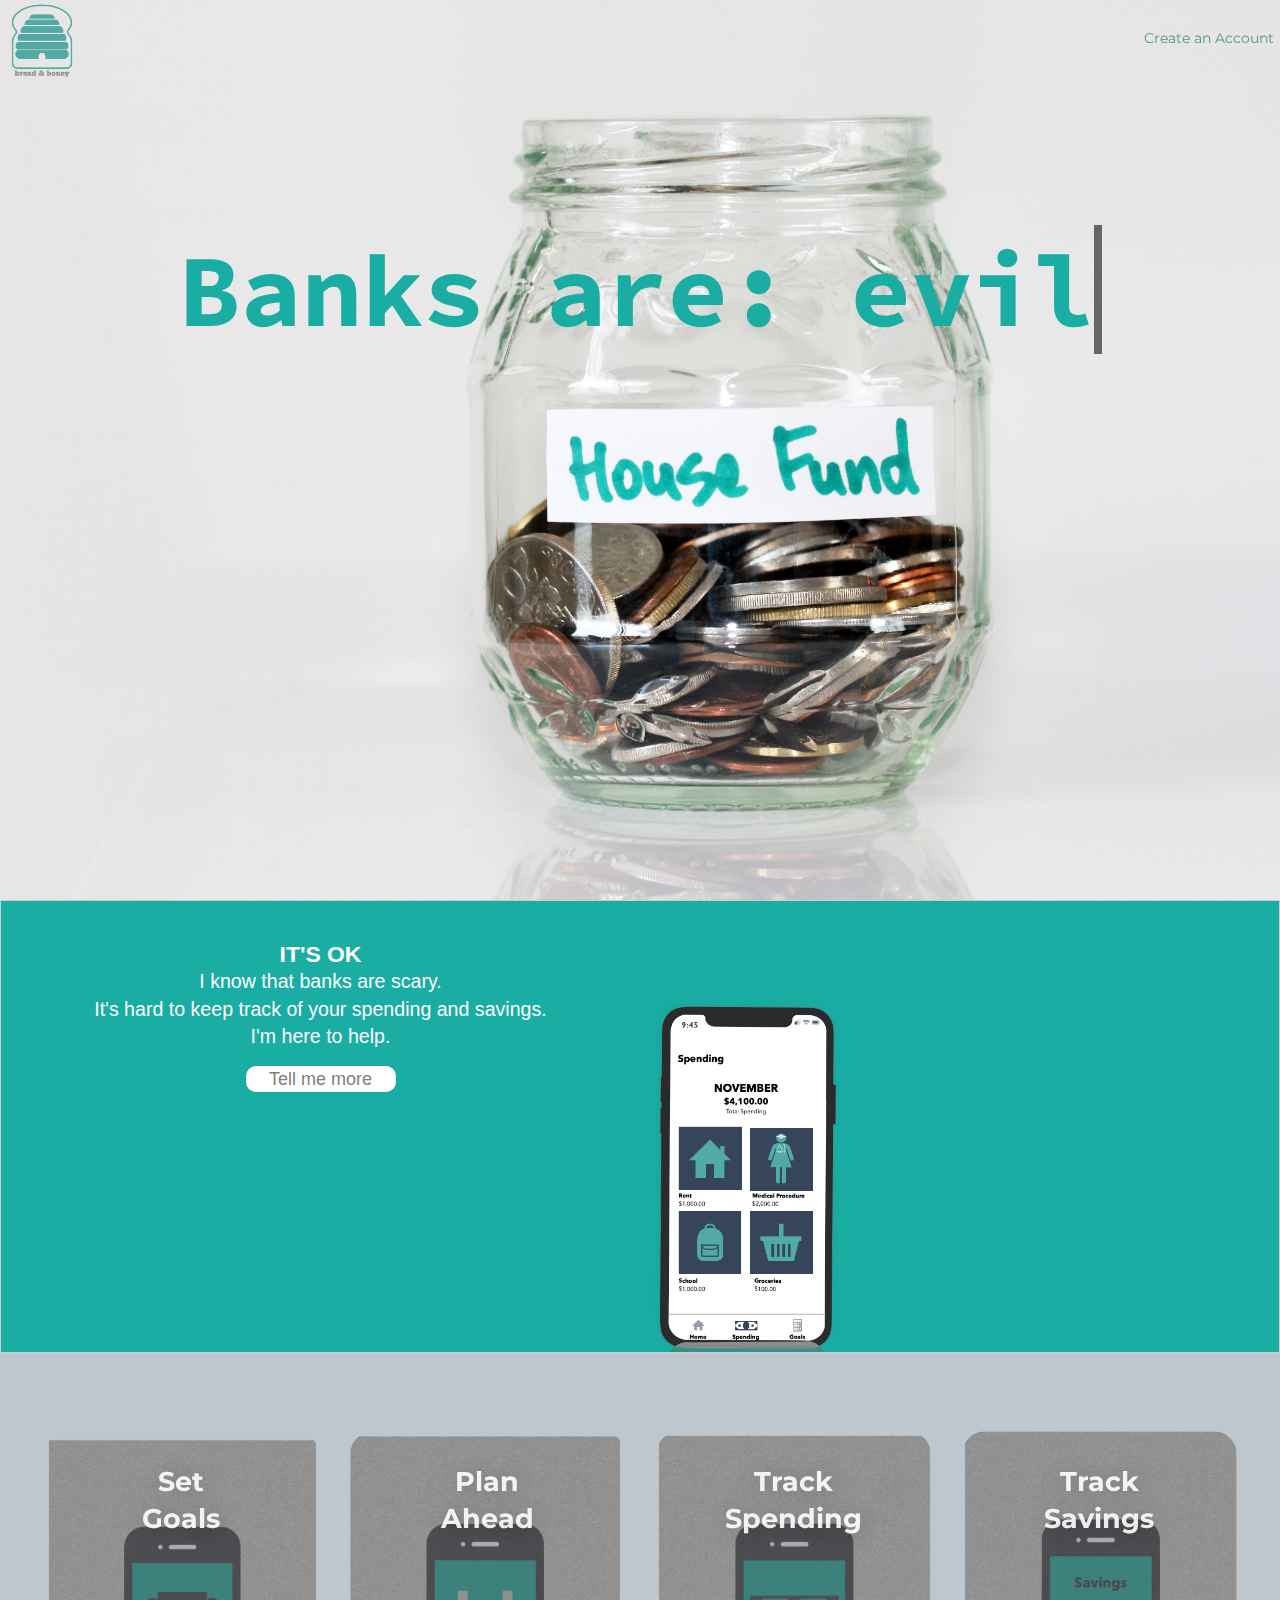
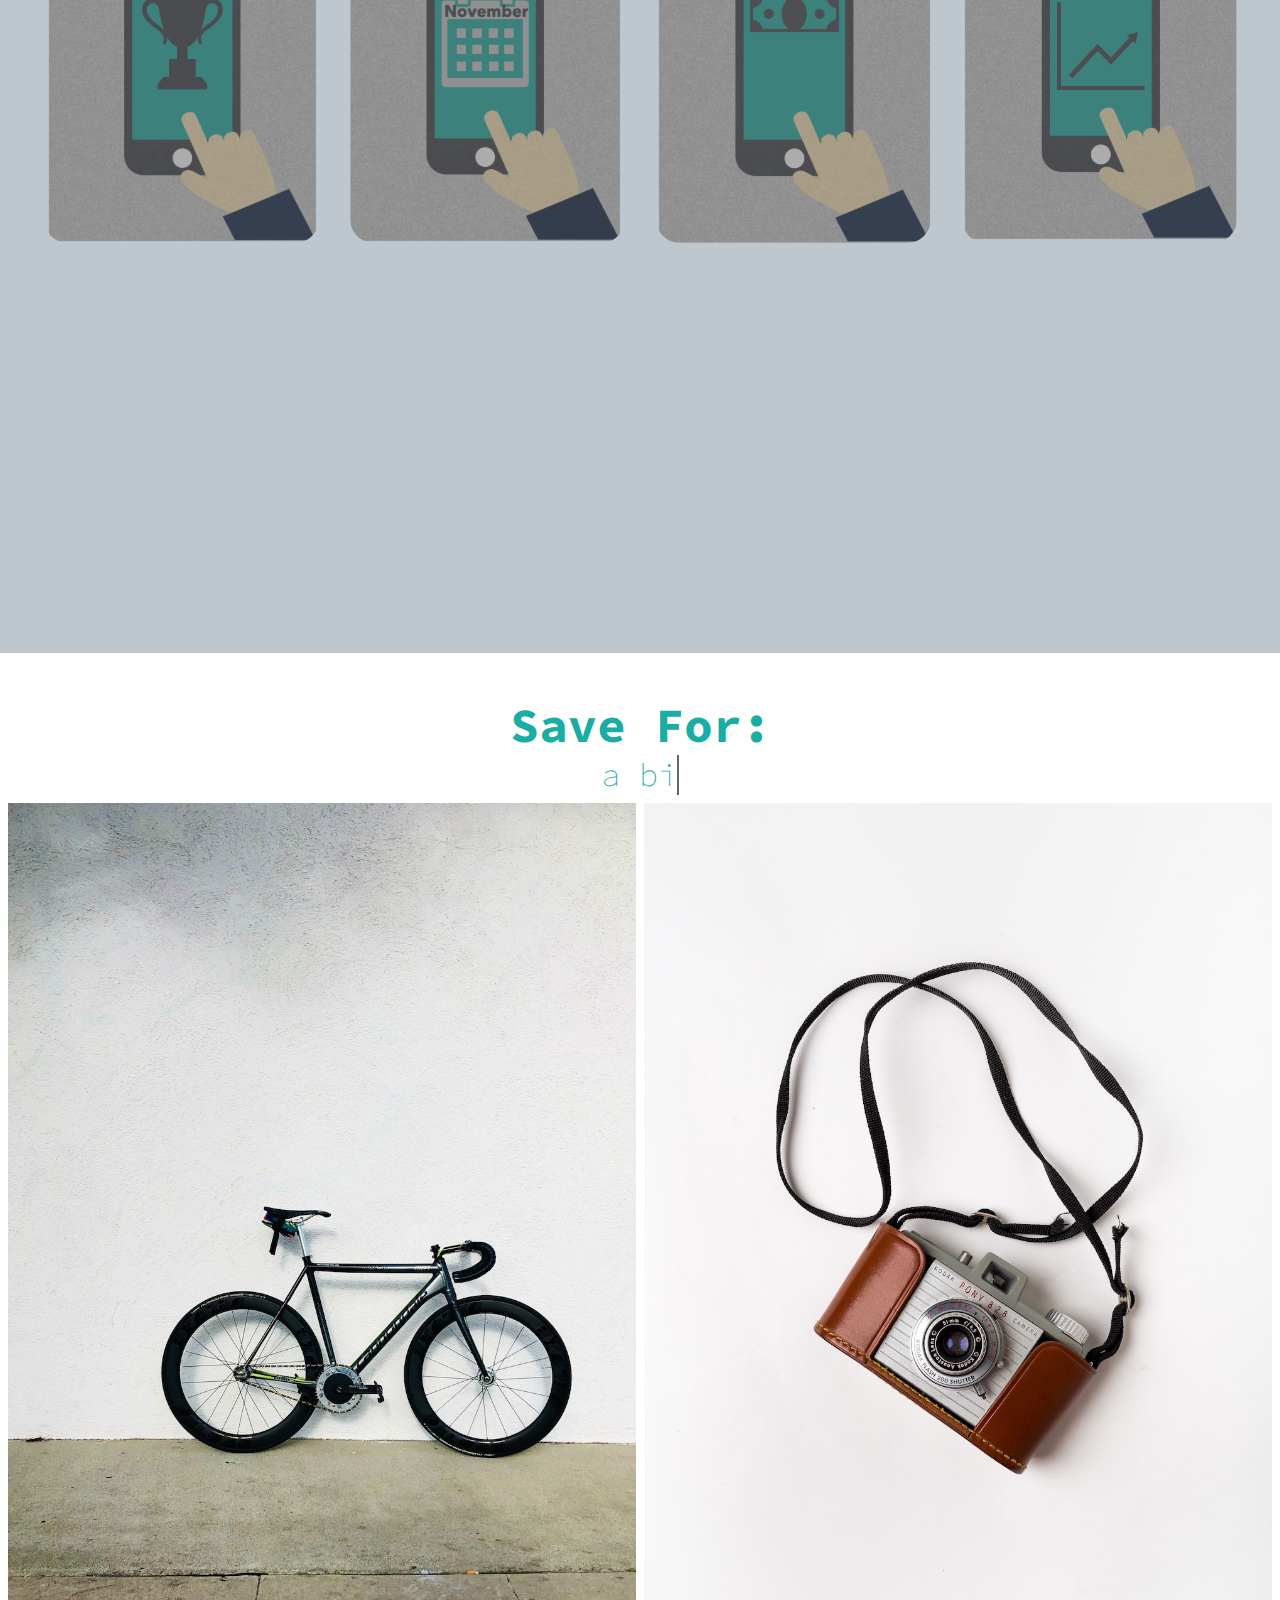
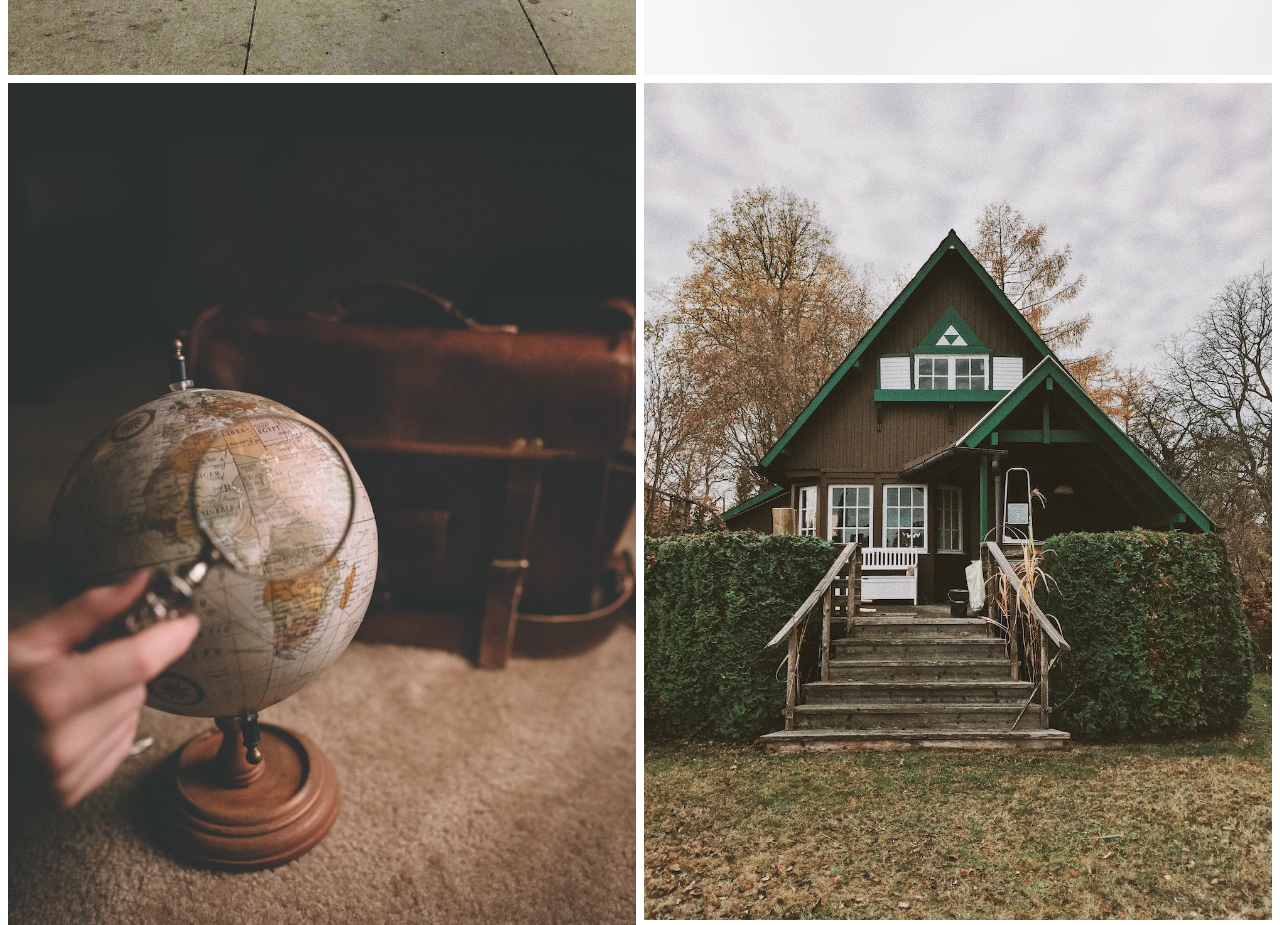
<file: index.html>
<link href="https://fonts.googleapis.com/css?family=Montserrat:100,400,700" rel="stylesheet">
<link href="https://fonts.googleapis.com/css2?family=Source+Sans+Pro:wght@600&display=swap" rel="stylesheet">
<link href="https://fonts.googleapis.com/css2?family=Source+Code+Pro:wght@600&display=swap" rel="stylesheet">
<link href="https://fonts.googleapis.com/css?family=Raleway:200,100,400" rel="stylesheet" content="text/css" />
<link href="https://fonts.googleapis.com/css2?family=Comic+Neue:wght@300;400;700&display=swap" rel="stylesheet">
<!DOCTYPE html>
<html lang="en">
<head>
    <meta charset="UTF-8">
    <meta name="viewport" content="width=device-width, initial-scale=1.0">
    <meta http-equiv="X-UA-Compatible" content="ie=edge">
    <title>Document</title>
    <link rel="stylesheet" href="styles.css">
    
   
</head>
<body>
  <nav>
    <div class="top-nav">
    <a href= "index.html" ><img src="breadhoney.svg"></a>
    <a href="#" class="btn">Create an Account</a>
</div>
</nav>
    <header>
        <div class='hero'>
            <div class="header-content">
                <h1>Banks are:
                    <span
                    class="txt-rotate"
                    data-period="2000"
                    data-rotate='[ "evil.", "scary.", "awful.", "thieves.", "terrible." ]'></span>
                </h1>

            </div>
        </div>
    </header>
    <section class="flex-grid">
      <div class="flex-cell" id="left">
        <h3>IT'S OK</h3> 
        <p>I know that banks are scary.<br>
          It's hard to keep track of your spending and savings. <br>
          I'm here to help.</p>
        <a href="tellmemore.html"><input class="button-center" name="Search" type="button" value="Tell me more" /></a>
      </div>
        <div class="flex-cell" id="center">
          <img src="blanksavingsphone.svg" />
        </div>
    </section>

    <section class="hero-section">
      <div class="card-grid">
        <a class="card" href="#">
          <div class="card__background" style="background-image: url(goals.svg)"></div>
          <div class="card__content">
            <p class="card__category"></p>
            <h3 class="card__heading">Set Goals</h3>
          </div>
        </a>
        <a class="card" href="#">
          <div class="card__background" style="background-image: url(calendarphone.svg)"></div>
          <div class="card__content">
            <p class="card__category"></p>
            <h3 class="card__heading">Plan Ahead</h3>
          </div>
        </a>
        <a class="card" href="#">
          <div class="card__background" style="background-image: url(spending.svg)"></div>
          <div class="card__content">
            <p class="card__category"></p>
            <h3 class="card__heading">Track Spending</h3>
          </div>
        </li>
        <a class="card" href="#">
          <div class="card__background" style="background-image: url(phonesavings.svg)"></div>
          <div class="card__content">
            <p class="card__category"></p>
            <h3 class="card__heading">Track Savings</h3>
          </div>
        </a>
      <div>
    </section>
</div>



<div class="row">
  <span id="header-content2">
    <h2>Save For:</h2>
    <span
    class="txt-rotate" data-period="2000"
    data-rotate='[ "a bike.", "a camera.", "a trip.", 
    "a house."]'></span>
  </span>
</div>


<div class="outer">
  <div class="row">
    <div class="column">
      <img src="alonso-talbert-s6DiDMLK0jk-unsplash.jpg"> 
    </div>
    <div class="column">
      <img src="andrew-draper-lFnMKEZT4zk-unsplash.jpg">
    </div>
    <div class="column">
      <img src="clay-banks-b5S4FrJb7yQ-unsplash.jpg">
    </div>
    <div class="column">
      <img src="patrick-reichboth-xmQBaCtgUP4-unsplash.jpg">
    </div>
  </div>
</div>






</div>
<script src="script.js"></script>
</body>
</html>
</file>
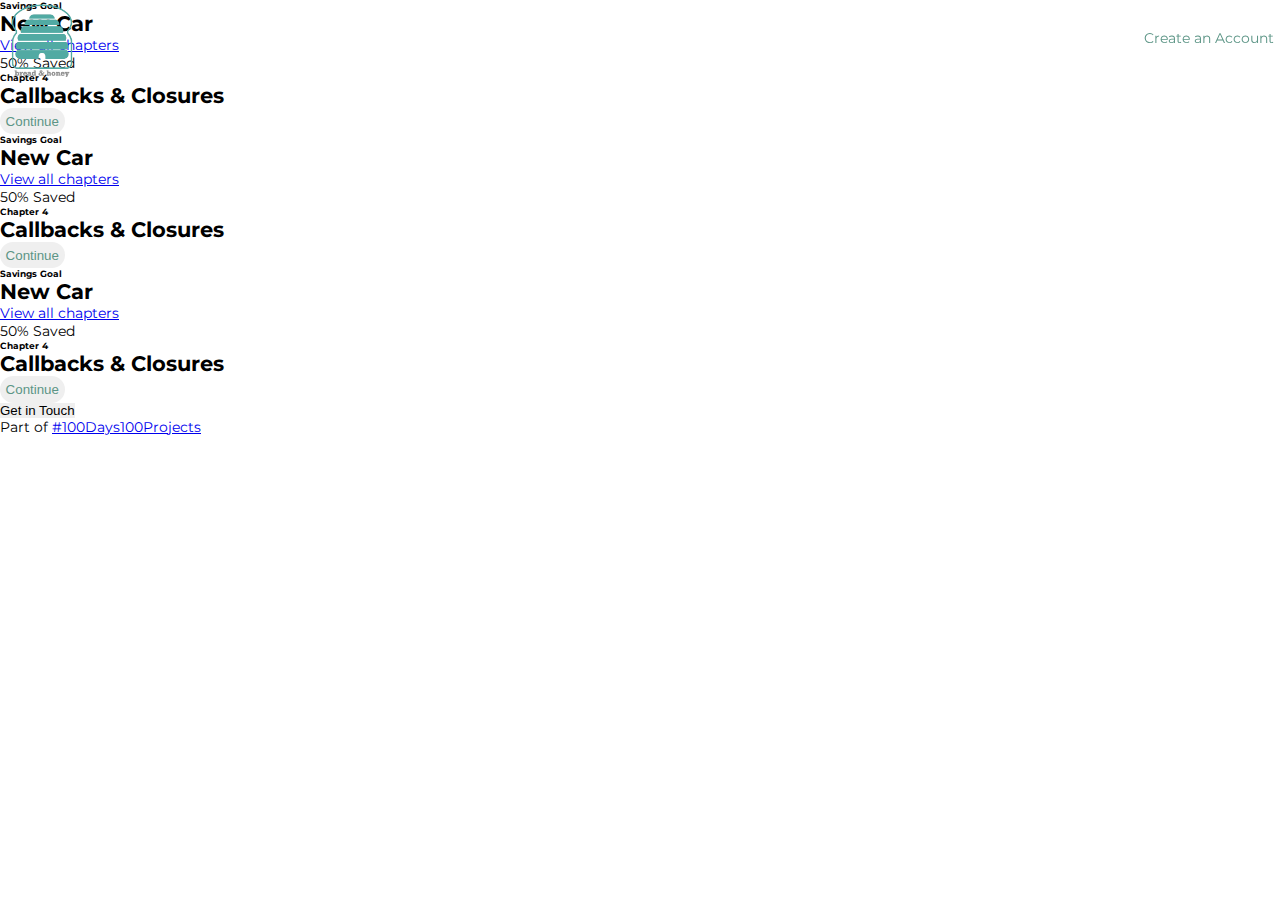
<file: tellmemore.html>
<link href="https://fonts.googleapis.com/css?family=Montserrat:100,400,700" rel="stylesheet">
<link href="https://fonts.googleapis.com/css2?family=Source+Sans+Pro:wght@600&display=swap" rel="stylesheet">
<link href="https://fonts.googleapis.com/css2?family=Source+Code+Pro:wght@600&display=swap" rel="stylesheet">
<link href="https://fonts.googleapis.com/css?family=Raleway:200,100,400" rel="stylesheet" content="text/css" />
<link href="https://fonts.googleapis.com/css2?family=Comic+Neue:wght@300;400;700&display=swap" rel="stylesheet">
<!DOCTYPE html>
<html lang="en">
<head>
    <meta charset="UTF-8">
    <meta name="viewport" content="width=device-width, initial-scale=1.0">
    <meta http-equiv="X-UA-Compatible" content="ie=edge">
    <title>Document</title>
    <link rel="stylesheet" href="styles.css">
    
   
</head>
<body>
    <header>
        <div class="top-nav">
            <a href= "index.html" ><img src="breadhoney.svg"></a>
        <a href="#" class="btn">Create an Account</a>
        </div>

        <div class="courses-container">
            <div class="course">
                <div class="course-preview">
                    <h6>Savings Goal</h6>
                    <h2>New Car</h2>
                    <a href="#">View all chapters <i class="fas fa-chevron-right"></i></a>
                </div>
                <div class="course-info">
                    <div class="progress-container">
                        <div class="progress"></div>
                        <span class="progress-text">
                            50% Saved
                        </span>
                    </div>
                    <h6>Chapter 4</h6>
                    <h2>Callbacks & Closures</h2>
                    <button class="btn">Continue</button>
                </div>
            </div>
        </div>
        <div class="courses-container">
            <div class="course">
                <div class="course-preview">
                    <h6>Savings Goal</h6>
                    <h2>New Car</h2>
                    <a href="#">View all chapters <i class="fas fa-chevron-right"></i></a>
                </div>
                <div class="course-info">
                    <div class="progress-container">
                        <div class="progress"></div>
                        <span class="progress-text">
                            50% Saved
                        </span>
                    </div>
                    <h6>Chapter 4</h6>
                    <h2>Callbacks & Closures</h2>
                    <button class="btn">Continue</button>
                </div>
            </div>
        </div>
        <div class="courses-container">
            <div class="course">
                <div class="course-preview">
                    <h6>Savings Goal</h6>
                    <h2>New Car</h2>
                    <a href="#">View all chapters <i class="fas fa-chevron-right"></i></a>
                </div>
                <div class="course-info">
                    <div class="progress-container">
                        <div class="progress"></div>
                        <span class="progress-text">
                            50% Saved
                        </span>
                    </div>
                    <h6>Chapter 4</h6>
                    <h2>Callbacks & Closures</h2>
                    <button class="btn">Continue</button>
                </div>
            </div>
        </div>
        
        
        <button class="floating-btn">
            Get in Touch
        </button>
        
        <div class="floating-text">
            Part of <a href="https://florin-pop.com/blog/2019/09/100-days-100-projects" target="_blank">#100Days100Projects</a>
        </div>
</body>
</html>
</file>
<file: styles.css>
/* CSS HEX 
--rich-black-fogra-39: #080807ff;
--light-sea-green: #1AADA3ff;
--raw-umber: #746347ff;
--platinum: #E6E5E4ff;
--light-sea-green-2: #1AADA3ff;
*/


.top-nav{
    position : fixed;
    display : flex;
    flex-direction : row;
    justify-content : space-between;
    align-items : center;
    width : 100%;
    top : 0;
    left : 0;
    color:#1AADA3ff;

}
 
.header-content {
        font-family: 'Source Code Pro', bold;
        font-size:4vw;
        color:#1AADA3ff;
        font-weight: 200;
        vertical-align: top;
        position: absolute; top: 25%;
        
}
.hero {
    width: 100vw;
    height: 100vh;
    display: flex;
    justify-content: center;
    align-items: center;
    text-align: center;
    background-image:url(housefund.jpg);
    background-size: cover;
    background-position: center center;
    background-repeat: no-repeat;
    background-attachment: fixed;
}

.flex-grid {
  display: flex;
  flex-direction: row;
  flex-wrap: wrap;
  border: 1px solid #ccc;
  margin: 0px auto;
  max-height: 700px;
  flex-shrink: 1;
  font-size:1.4rem;
}

.flex-cell {
  flex: 2;
  background-color: #1AADA3ff;
  line-height: 140%;
  
}

#left {
  color: #fff;
  text-align: center;
  padding: 40px 0px;
  font-family: Arial;
}






@media(min-width: 3vh){
    .button-center{
    color:gray;
    width: 150px;
    border: 1px;
    background-color:white;
    font-size: 18px;
    margin-top: 15px;
    padding: .2rem .2rem.2rem .2rem;
    border-radius: 10px 10px 10px;
    }
}




@media screen and (max-width: 768px) {
  #center {
    display: grid
  }
}

@media screen and (max-width: 412px) {
  .flex-grid {
    display: grid;
  }
}


@media(min-width: 3vh){
    .btn{
    display:flex;
    color: #5C9586ff;
    width:auto;
    text-decoration: none;
    border-radius : 1rem;
    padding : .4rem .4rem;
    }
}

/* code from: https://codepen.io/steveeeie/pen/NVWMEM */ 
.cards {
    display: flex;
    flex-wrap: wrap;
    justify-content: space-between;
 }
 
.card {
    flex: 1 0 500px;
    box-sizing: border-box;
    margin: 1rem .25em;
}
:root{
    --background-dark:#5C9586ff;
    --text-light: rgba(255,255,255,0.6);
    --text-lighter: rgba(255,255,255,0.9);
    --spacing-s: 8px;
    --spacing-m: 16px;
    --spacing-l: 24px;
    --spacing-xl: 32px;
    --spacing-xxl: 64px;
    --width-container: 1200px;
  }
  
  *{
    border: 0;
    margin: 0;
    padding: 0;
    box-sizing: border-box;
  }
  
  html{
    height: 100%;
    font-family: 'Montserrat', sans-serif;
    font-size: 14px;
  }
  
  body{
    height: 100%;
  }
  
  .hero-section{
    align-items: flex-start;
    background-image: linear-gradient(15deg, #BEC6CEff 0%, #BEC6CEff 150%);
    display: flex;
    min-height: 100%;
    justify-content: center;
    padding: var(--spacing-xxl) var(--spacing-l);
  }
  
  .card-grid{
    display: grid;
    grid-template-columns: repeat(1, 1fr);
    grid-column-gap: var(--spacing-l);
    grid-row-gap: var(--spacing-l);
    max-width: var(--width-container);
    width: 100%;
  }
  
  @media(min-width: 540px){
    .card-grid{
      grid-template-columns: repeat(2, 1fr); 
    }
  }
  
  @media(min-width: 960px){
    .card-grid{
      grid-template-columns: repeat(4, 1fr); 
    }
  }
  
  .card{
    list-style: none;
    position: relative;
  }
  
  .card:before{
    content: '';
    display: block;
    padding-bottom: 150%;
    width: 100%;
  }
  
  .card__background{
    background-size: cover;
    background-position: center;
    border-radius: var(--spacing-l);
    bottom: 0;
    filter: brightness(0.75) saturate(1.2) contrast(0.85);
    left: 0;
    position: absolute;
    right: 0;
    top: 0;
    transform-origin: center;
    transition: 
      filter 200ms linear,
      transform 200ms linear;
  }
  
  .card:hover .card__background{
    transform: scale(1.05) translateZ(0);
  }
  
  .card-grid:hover > .card:not(:hover) .card__background{
    filter: brightness(0.5) saturate(0) contrast(1.2) blur(20px);
  }
  
  .card__content{
    left: 0;
    padding: var(--spacing-l);
    position: absolute;
    top: 0;
  }
  
  .card__category{
    color: var(--text-light);
    font-size: 0.9rem;
    margin-bottom: var(--spacing-s);
    text-transform: uppercase;
  }
  
  .card__heading{
    color: var(--text-lighter);
    font-size: 1.9rem;
    text-shadow: 2px 2px 20px rgba(0,0,0,0.2);
    line-height: 1.4;
    word-spacing: 100vw;
    text-align: center ;
  }


  /*photo section */
#header-content2 {
  font-family: 'Source Code Pro', bold;
  font-size:2.5vw;
  color: #1AADA3ff;
  font-weight: 200;
  background-color: white;
  text-align: center;
  width: 100%;
  padding-top: 3rem;
  
    
}


.column img{
  width:100%
}
* {
  box-sizing: border-box;
}
.row {
  display: flex;
  flex-wrap: wrap;
  padding: 0 4px;
}


@media (max-width: 800px) {
  .column {
    flex: 50%;
    max-width: 50%;
  }
}


@media (max-width: 600px) {
  .column {
    flex: 100%;
    max-width: 100%;
  }
}

.column {
  flex: 25%;
  max-width: 25%;
  padding: 0 4px;
}

.column img {
  margin-top: 8px;
  vertical-align: middle;
}

.column img{
  width:100%
}
* {
  box-sizing: border-box;
}
.row {
  display: flex;
  flex-wrap: wrap;
  padding: 0 4px;
}

/* Responsive layout  */
@media (max-width: 800px) {
  .column {
    flex: 50%;
    max-width: 50%;
  }
}

/* stackcolumns*/
@media (max-width: 600px) {
  .column {
    flex: 100%;
    max-width: 100%;
  }
}
/* two  columns */
.column {
  flex: 50%;
  max-width: 50%;
  padding: 0 4px;
}

.column img {
  margin-top: 8px;
  vertical-align: middle;
}
</file>
